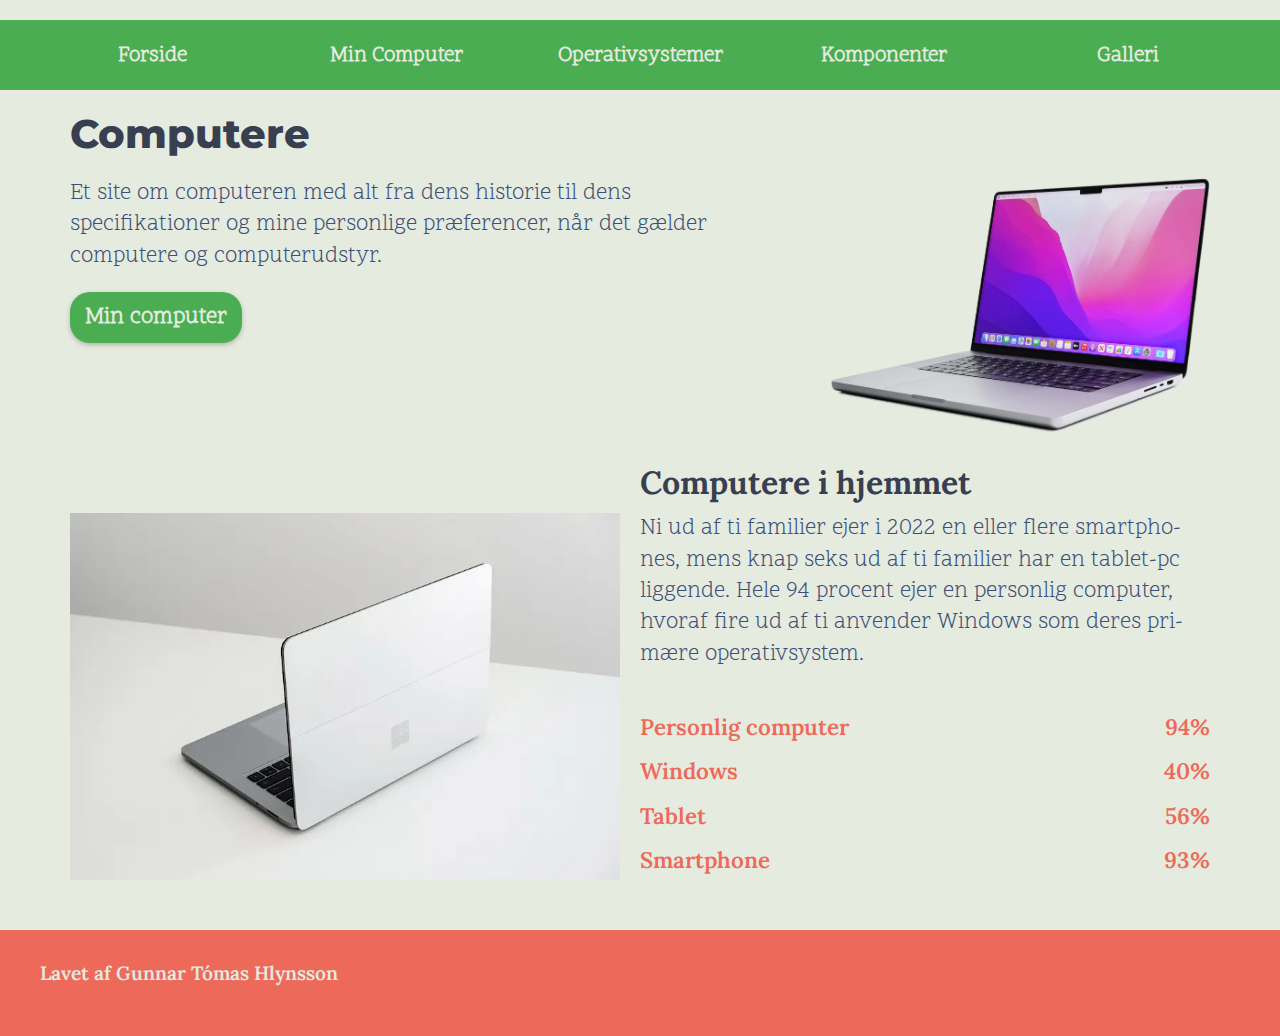
<file: index.html>
<!DOCTYPE html>
<html lang="da">
  <head>
    <meta charset="UTF-8" />
    <meta http-equiv="X-UA-Compatible" content="IE=edge" />
    <meta name="viewport" content="width=device-width, initial-scale=1.0" />
    <meta name="robots" content="noindex" />
    <link rel="stylesheet" href="general.css" />
    <link rel="stylesheet" href="layout.css" />
    <link rel="preconnect" href="https://fonts.googleapis.com" />
    <link rel="preconnect" href="https://fonts.gstatic.com" crossorigin />
    <link
      href="https://fonts.googleapis.com/css2?family=Lora:ital,wght@0,400..700;1,400..700&family=Montserrat:ital,wght@0,100..900;1,100..900&family=Scope+One&display=swap"
      rel="stylesheet"
    />

    <title>Forside</title>
  </head>

  <body>
    <header>
      <nav>
        <ul>
          <li><a href="index.html">Forside</a></li>
          <li><a href="min_computer.html">Min Computer</a></li>
          <li><a href="operativsystemer.html">Operativsystemer</a></li>
          <li><a href="komponenter.html">Komponenter</a></li>
          <li><a href="galleri.html">Galleri</a></li>
        </ul>
      </nav>
    </header>
    <main>
      <h1>Computere</h1>
      <section class="grid_2-1">
        <p>
          Et site om computeren med alt fra dens historie til dens
          specifikationer og mine personlige præferencer, når det gælder
          computere og computerudstyr.
        </p>
        <a class="button" href="min_computer.html">Min computer</a>
        <img src="imgs/computer-cutout.webp" alt="Billede" />
      </section>

      <section class="grid_1-1">
        <h2>Computere i hjemmet</h2>
        <p>
          Ni ud af ti familier ejer i 2022 en eller flere smartphones, mens knap
          seks ud af ti familier har en tablet-pc liggende. Hele 94 procent ejer
          en personlig computer, hvoraf fire ud af ti anvender Windows som deres
          primære operativsystem.
        </p>
        <dl class="grid_1-1">
          <dt>Personlig computer</dt>
          <dd>94%</dd>
          <dt>Windows</dt>
          <dd>40%</dd>
          <dt>Tablet</dt>
          <dd>56%</dd>
          <dt>Smartphone</dt>
          <dd>93%</dd>
        </dl>
        <img src="imgs/windows.webp" alt="Billede" class="order" />
      </section>
    </main>
    <footer>
      <p>Lavet af Gunnar Tómas Hlynsson</p>
    </footer>
  </body>
</html>
</file>
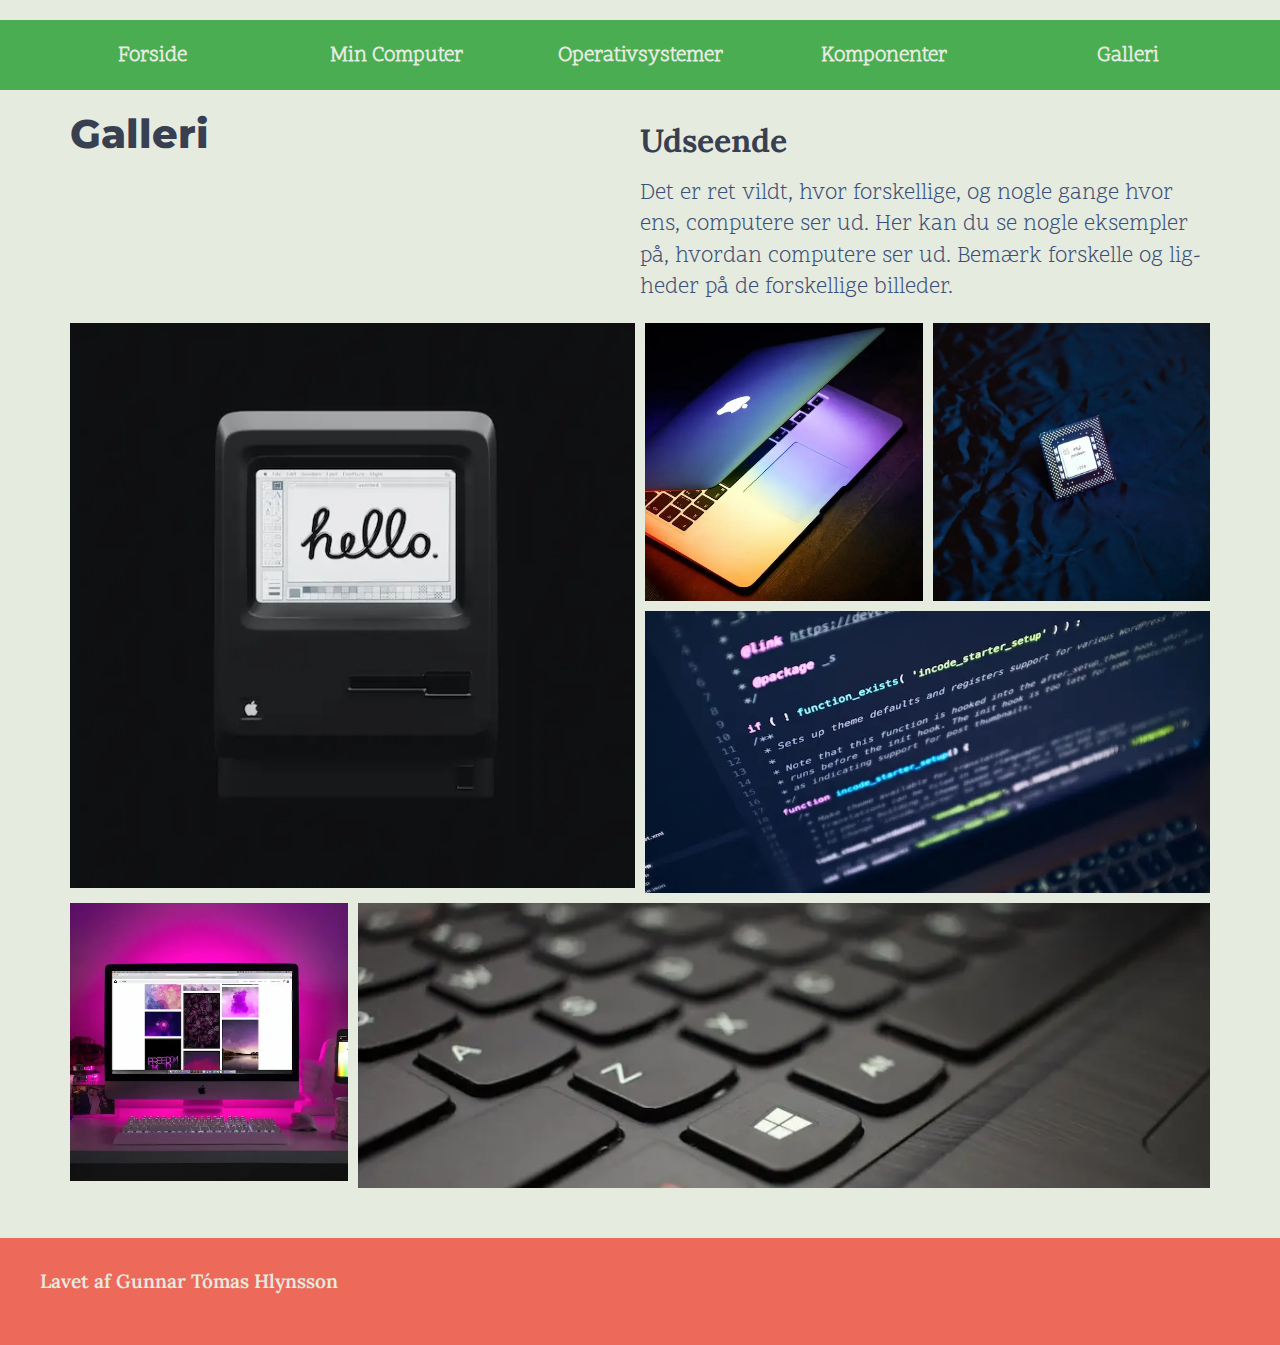
<file: galleri.html>
<!DOCTYPE html>
<html lang="da">
  <head>
    <meta charset="UTF-8" />
    <meta http-equiv="X-UA-Compatible" content="IE=edge" />
    <meta name="viewport" content="width=device-width, initial-scale=1.0" />
    <meta name="robots" content="noindex" />
    <link rel="stylesheet" href="general.css" />
    <link rel="stylesheet" href="layout.css" />
    <link rel="preconnect" href="https://fonts.googleapis.com" />
    <link rel="preconnect" href="https://fonts.gstatic.com" crossorigin />
    <link
      href="https://fonts.googleapis.com/css2?family=Lora:ital,wght@0,400..700;1,400..700&family=Montserrat:ital,wght@0,100..900;1,100..900&family=Scope+One&display=swap"
      rel="stylesheet"
    />

    <title>Galleri</title>
  </head>
  <body>
    <header>
      <nav>
        <ul>
          <li><a href="index.html">Forside</a></li>
          <li><a href="min_computer.html">Min Computer</a></li>
          <li><a href="operativsystemer.html">Operativsystemer</a></li>
          <li><a href="komponenter.html">Komponenter</a></li>
          <li><a href="galleri.html">Galleri</a></li>
        </ul>
      </nav>
    </header>
    <main>
      <div class="grid_1-1">
        <h1>Galleri</h1>
        <h2>Udseende</h2>
        <p>
          Det er ret vildt, hvor forskellige, og nogle gange hvor ens, computere
          ser ud. Her kan du se nogle eksempler på, hvordan computere ser ud.
          Bemærk forskelle og ligheder på de forskellige billeder.
        </p>
      </div>
      <div class="grid_1-1-1-1">
        <img src="imgs/galleri/apple-84.webp" alt="Billede" />
        <img src="imgs/galleri/macbook.webp" alt="Billede" />
        <img src="imgs/galleri/intel-chip.webp" alt="Billede" />
        <img src="imgs/galleri/code.webp" alt="Billede" />
        <img src="imgs/galleri/desktop-setup.webp" alt="Billede" />
        <img src="imgs/galleri/keyboard.webp" alt="Billede" />
      </div>
    </main>
    <footer>
      <p>Lavet af Gunnar Tómas Hlynsson</p>
    </footer>
  </body>
</html>
</file>
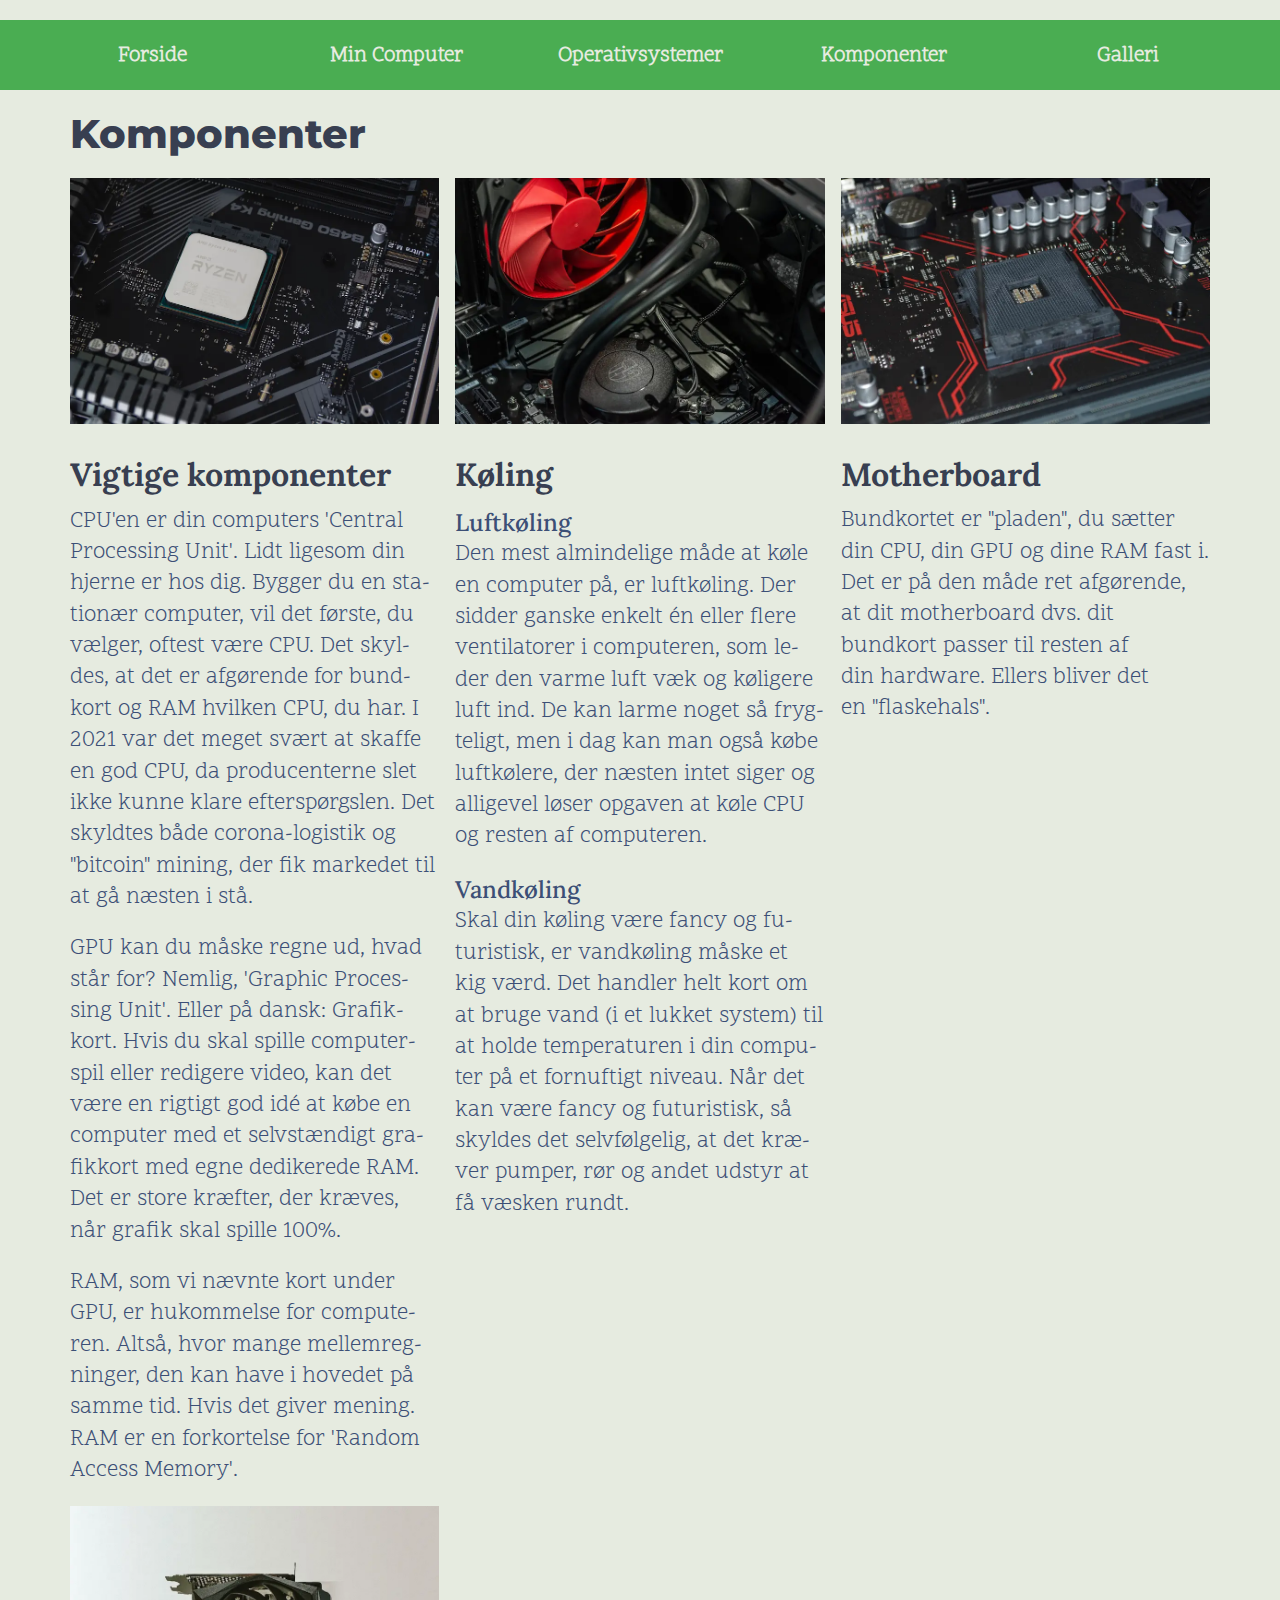
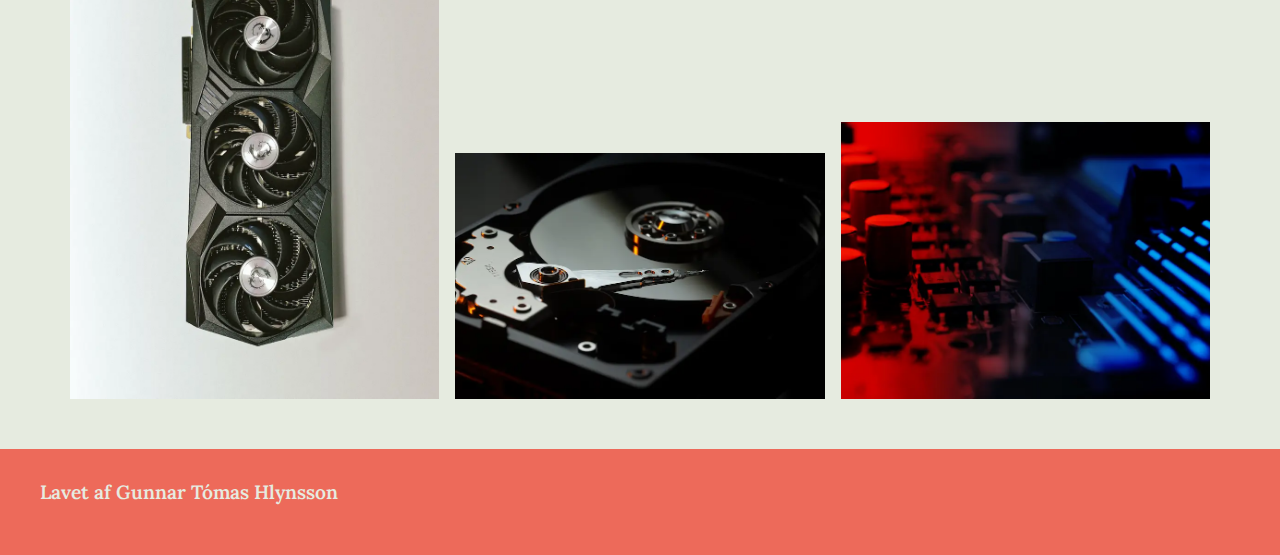
<file: komponenter.html>
<!DOCTYPE html>
<html lang="da">
  <head>
    <meta charset="UTF-8" />
    <meta http-equiv="X-UA-Compatible" content="IE=edge" />
    <meta name="viewport" content="width=device-width, initial-scale=1.0" />
    <meta name="robots" content="noindex" />
    <link rel="stylesheet" href="general.css" />
    <link rel="stylesheet" href="layout.css" />
    <link rel="preconnect" href="https://fonts.googleapis.com" />
    <link rel="preconnect" href="https://fonts.gstatic.com" crossorigin />
    <link
      href="https://fonts.googleapis.com/css2?family=Lora:ital,wght@0,400..700;1,400..700&family=Montserrat:ital,wght@0,100..900;1,100..900&family=Scope+One&display=swap"
      rel="stylesheet"
    />

    <title>Komponenter</title>
  </head>
  <body>
    <header>
      <nav>
        <ul>
          <li><a href="index.html">Forside</a></li>
          <li><a href="min_computer.html">Min Computer</a></li>
          <li><a href="operativsystemer.html">Operativsystemer</a></li>
          <li><a href="komponenter.html">Komponenter</a></li>
          <li><a href="galleri.html">Galleri</a></li>
        </ul>
      </nav>
    </header>
    <main>
      <h1>Komponenter</h1>
      <div class="grid_1-1-1">
        <div class="flex_col">
          <img src="imgs/komponenter/processor.webp" alt="Billede" />
          <h2>Vigtige komponenter</h2>
          <p>
            CPU'en er din computers 'Central Processing Unit'. Lidt ligesom din
            hjerne er hos dig. Bygger du en stationær computer, vil det første,
            du vælger, oftest være CPU. Det skyldes, at det er afgørende for
            bundkort og RAM hvilken CPU, du har. I 2021 var det meget svært at
            skaffe en god CPU, da producenterne slet ikke kunne klare
            efterspørgslen. Det skyldtes både corona-logistik og "bitcoin"
            mining, der fik markedet til at gå næsten i stå.
          </p>
          <p>
            GPU kan du måske regne ud, hvad står for? Nemlig, 'Graphic
            Processing Unit'. Eller på dansk: Grafikkort. Hvis du skal spille
            computerspil eller redigere video, kan det være en rigtigt god idé
            at købe en computer med et selvstændigt grafikkort med egne
            dedikerede RAM. Det er store kræfter, der kræves, når grafik skal
            spille 100%.
          </p>
          <p>
            RAM, som vi nævnte kort under GPU, er hukommelse for computeren.
            Altså, hvor mange mellemregninger, den kan have i hovedet på samme
            tid. Hvis det giver mening. RAM er en forkortelse for 'Random Access
            Memory'.
          </p>
          <img src="imgs/komponenter/grafikkort.webp" alt="Billede" />
        </div>
        <div class="flex_col">
          <img src="imgs/komponenter/luft.webp" alt="Billede" />
          <h2>Køling</h2>
          <h3>Luftkøling</h3>
          <p>
            Den mest almindelige måde at køle en computer på, er luftkøling. Der
            sidder ganske enkelt én eller flere ventilatorer i computeren, som
            leder den varme luft væk og køligere luft ind. De kan larme noget så
            frygteligt, men i dag kan man også købe luftkølere, der næsten intet
            siger og alligevel løser opgaven at køle CPU og resten af
            computeren.
          </p>
          <h3>Vandkøling</h3>
          <p>
            Skal din køling være fancy og futuristisk, er vandkøling måske et
            kig værd. Det handler helt kort om at bruge vand (i et lukket
            system) til at holde temperaturen i din computer på et fornuftigt
            niveau. Når det kan være fancy og futuristisk, så skyldes det
            selvfølgelig, at det kræver pumper, rør og andet udstyr at få væsken
            rundt.
          </p>
          <img src="imgs/komponenter/vand.webp" alt="Billede" />
        </div>
        <div class="flex_col">
          <img src="imgs/komponenter/motherboard2.webp" alt="Billede" />
          <h2>Motherboard</h2>
          <p>
            Bundkortet er "pladen", du sætter din CPU, din GPU og dine RAM fast
            i. Det er på den måde ret afgørende, at dit motherboard dvs. dit
            bundkort passer til resten af din hardware. Ellers bliver det en
            "flaskehals".
          </p>
          <img src="imgs/komponenter/motherboard1.webp" alt="Billede" />
        </div>
      </div>
    </main>
    <footer>
      <p>Lavet af Gunnar Tómas Hlynsson</p>
    </footer>
  </body>
</html>
</file>
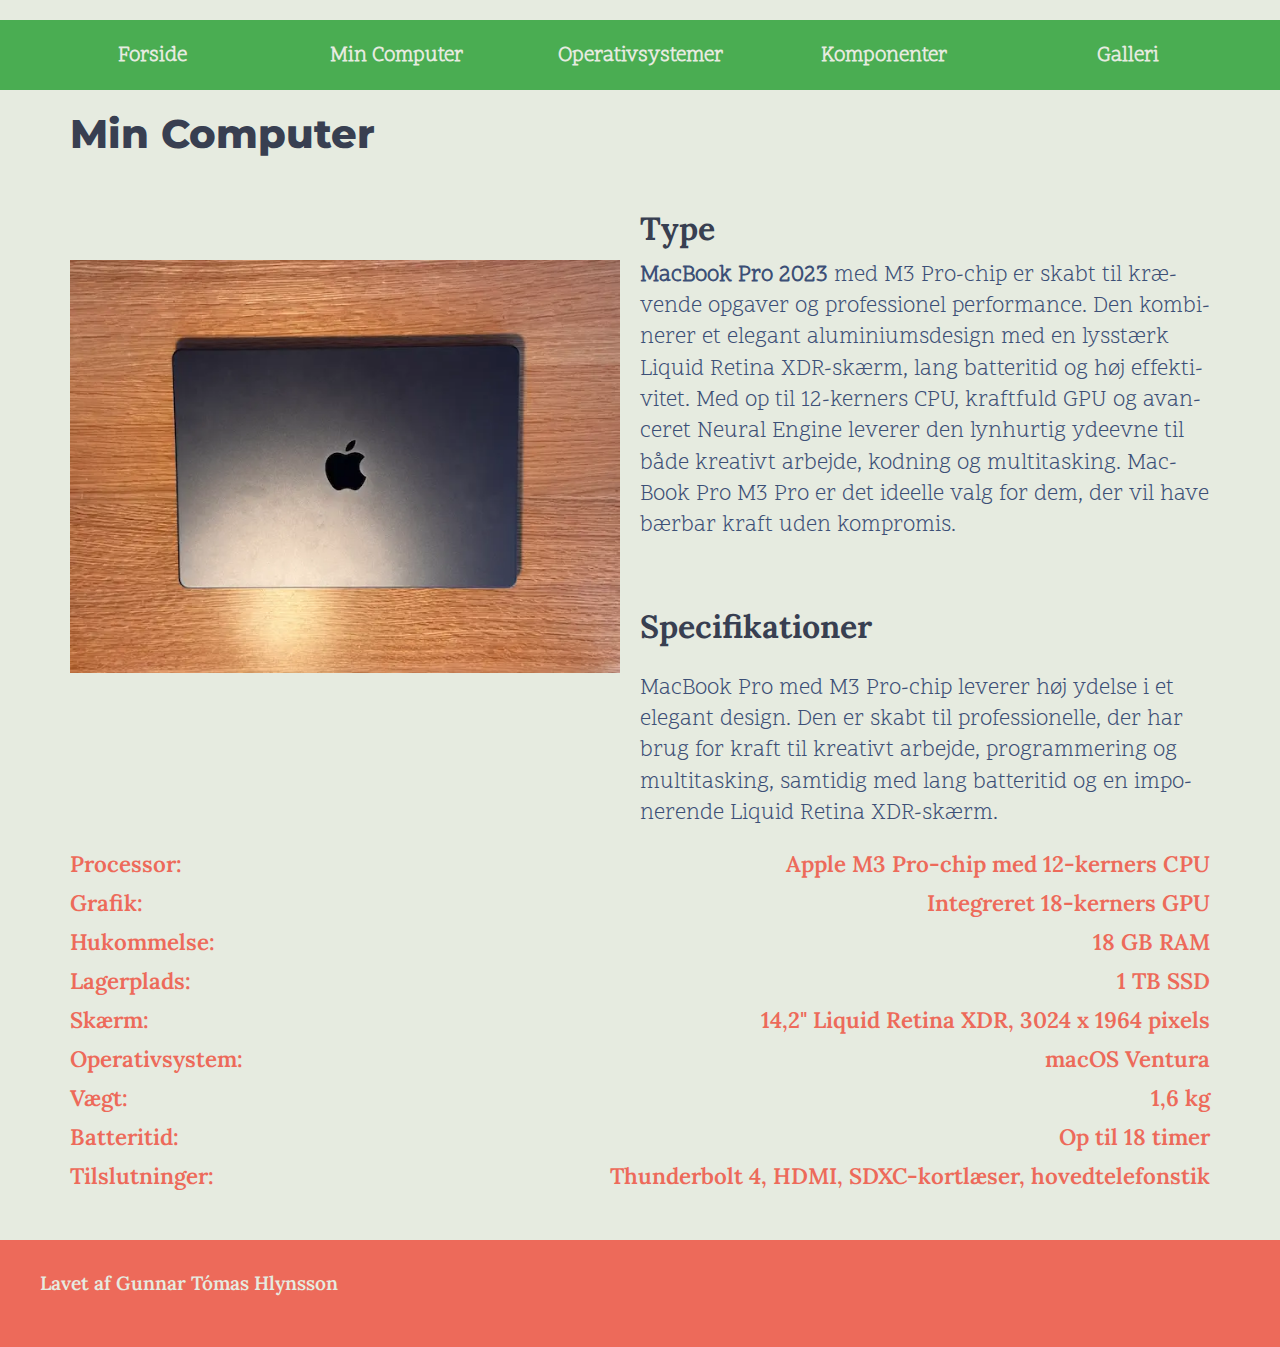
<file: min_computer.html>
<!DOCTYPE html>
<html lang="da">
  <head>
    <meta charset="UTF-8" />
    <meta http-equiv="X-UA-Compatible" content="IE=edge" />
    <meta name="viewport" content="width=device-width, initial-scale=1.0" />
    <meta name="robots" content="noindex" />
    <link rel="stylesheet" href="general.css" />
    <link rel="stylesheet" href="layout.css" />
    <link rel="preconnect" href="https://fonts.googleapis.com" />
    <link rel="preconnect" href="https://fonts.gstatic.com" crossorigin />
    <link
      href="https://fonts.googleapis.com/css2?family=Lora:ital,wght@0,400..700;1,400..700&family=Montserrat:ital,wght@0,100..900;1,100..900&family=Scope+One&display=swap"
      rel="stylesheet"
    />

    <title>Min Computer</title>
  </head>
  <body>
    <header>
      <nav>
        <ul>
          <li><a href="index.html">Forside</a></li>
          <li><a href="min_computer.html">Min Computer</a></li>
          <li><a href="operativsystemer.html">Operativsystemer</a></li>
          <li><a href="komponenter.html">Komponenter</a></li>
          <li><a href="galleri.html">Galleri</a></li>
        </ul>
      </nav>
    </header>
    <main>
      <h1>Min Computer</h1>
      <div class="grid_1-1">
        <img src="imgs/MinComputer.webp" alt="Billede" />
        <h2>Type</h2>
        <p>
          <strong>MacBook Pro 2023</strong> med M3 Pro-chip er skabt til
          krævende opgaver og professionel performance. Den kombinerer et
          elegant aluminiumsdesign med en lysstærk Liquid Retina XDR-skærm, lang
          batteritid og høj effektivitet. Med op til 12-kerners CPU, kraftfuld
          GPU og avanceret Neural Engine leverer den lynhurtig ydeevne til både
          kreativt arbejde, kodning og multitasking. MacBook Pro M3 Pro er det
          ideelle valg for dem, der vil have bærbar kraft uden kompromis.
        </p>
        <h2>Specifikationer</h2>
        <p>
          MacBook Pro med M3 Pro-chip leverer høj ydelse i et elegant design.
          Den er skabt til professionelle, der har brug for kraft til kreativt
          arbejde, programmering og multitasking, samtidig med lang batteritid
          og en imponerende Liquid Retina XDR-skærm.
        </p>
      </div>
      <div class="specs-list">
        <dl>
          <dt>Processor:</dt>
          <dd>Apple M3 Pro-chip med 12-kerners CPU</dd>
          <dt>Grafik:</dt>
          <dd>Integreret 18-kerners GPU</dd>
          <dt>Hukommelse:</dt>
          <dd>18 GB RAM</dd>
          <dt>Lagerplads:</dt>
          <dd>1 TB SSD</dd>
          <dt>Skærm:</dt>
          <dd>14,2" Liquid Retina XDR, 3024 x 1964 pixels</dd>
          <dt>Operativsystem:</dt>
          <dd>macOS Ventura</dd>
          <dt>Vægt:</dt>
          <dd>1,6 kg</dd>
          <dt>Batteritid:</dt>
          <dd>Op til 18 timer</dd>
          <dt>Tilslutninger:</dt>
          <dd>Thunderbolt 4, HDMI, SDXC-kortlæser, hovedtelefonstik</dd>
        </dl>
      </div>
    </main>
    <footer>
      <p>Lavet af Gunnar Tómas Hlynsson</p>
    </footer>
  </body>
</html>
</file>
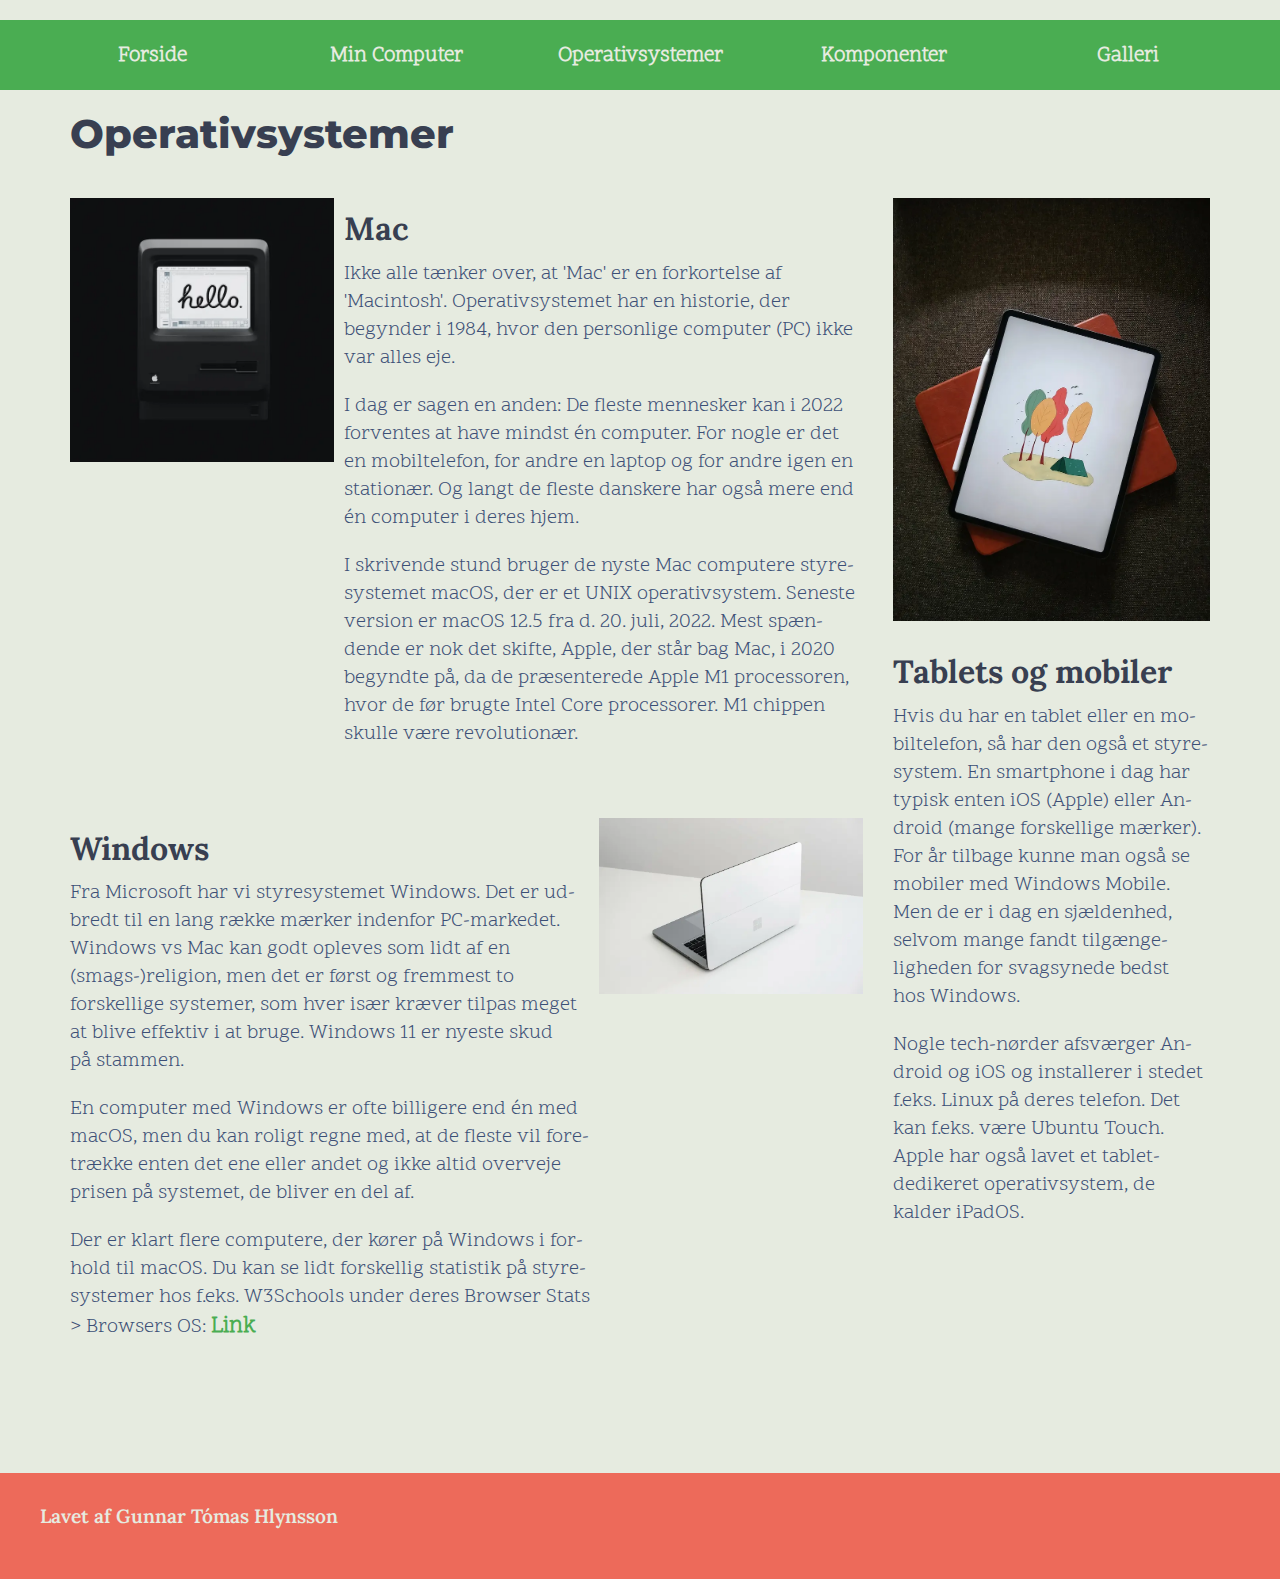
<file: operativsystemer.html>
<!DOCTYPE html>
<html lang="da">
  <head>
    <meta charset="UTF-8" />
    <meta http-equiv="X-UA-Compatible" content="IE=edge" />
    <meta name="viewport" content="width=device-width, initial-scale=1.0" />
    <meta name="robots" content="noindex" />
    <link rel="stylesheet" href="general.css" />
    <link rel="stylesheet" href="layout.css" />
    <link rel="preconnect" href="https://fonts.googleapis.com" />
    <link rel="preconnect" href="https://fonts.gstatic.com" crossorigin />
    <link
      href="https://fonts.googleapis.com/css2?family=Lora:ital,wght@0,400..700;1,400..700&family=Montserrat:ital,wght@0,100..900;1,100..900&family=Scope+One&display=swap"
      rel="stylesheet"
    />

    <title>Operativsystemer</title>
  </head>
  <body>
    <header>
      <nav>
        <ul>
          <li><a href="index.html">Forside</a></li>
          <li><a href="min_computer.html">Min Computer</a></li>
          <li><a href="operativsystemer.html">Operativsystemer</a></li>
          <li><a href="komponenter.html">Komponenter</a></li>
          <li><a href="galleri.html">Galleri</a></li>
        </ul>
      </nav>
    </header>
    <main>
      <h1>Operativsystemer</h1>
      <section class="grid_5-3">
        <section class="grid_2-3">
          <img src="imgs/galleri/apple-84.webp" alt="Billede" />
          <h2>Mac</h2>
          <p>
            Ikke alle tænker over, at 'Mac' er en forkortelse af 'Macintosh'.
            Operativsystemet har en historie, der begynder i 1984, hvor den
            personlige computer (PC) ikke var alles eje.
          </p>
          <p>
            I dag er sagen en anden: De fleste mennesker kan i 2022 forventes at
            have mindst én computer. For nogle er det en mobiltelefon, for andre
            en laptop og for andre igen en stationær. Og langt de fleste
            danskere har også mere end én computer i deres hjem.
          </p>
          <p>
            I skrivende stund bruger de nyste Mac computere styresystemet macOS,
            der er et UNIX operativsystem. Seneste version er macOS 12.5 fra d.
            20. juli, 2022. Mest spændende er nok det skifte, Apple, der står
            bag Mac, i 2020 begyndte på, da de præsenterede Apple M1
            processoren, hvor de før brugte Intel Core processorer. M1 chippen
            skulle være revolutionær.
          </p>
        </section>
        <section class="grid_3-2">
          <img src="imgs/windows.webp" alt="Billede" />
          <div class="order">
            <h2>Windows</h2>
            <p>
              Fra Microsoft har vi styresystemet Windows. Det er udbredt til en
              lang række mærker indenfor PC-markedet. Windows vs Mac kan godt
              opleves som lidt af en (smags-)religion, men det er først og
              fremmest to forskellige systemer, som hver især kræver tilpas
              meget at blive effektiv i at bruge. Windows 11 er nyeste skud på
              stammen.
            </p>
            <p>
              En computer med Windows er ofte billigere end én med macOS, men du
              kan roligt regne med, at de fleste vil foretrække enten det ene
              eller andet og ikke altid overveje prisen på systemet, de bliver
              en del af.
            </p>
            <p>
              Der er klart flere computere, der kører på Windows i forhold til
              macOS. Du kan se lidt forskellig statistik på styresystemer hos
              f.eks. W3Schools under deres Browser Stats > Browsers OS:
              <a href="https://www.w3schools.com/browsers/browsers_os.asp"
                >Link</a
              >
            </p>
          </div>
        </section>
        <section>
          <img src="imgs/tablet.webp" alt="Billede" />
          <h2>Tablets og mobiler</h2>
          <p>
            Hvis du har en tablet eller en mobiltelefon, så har den også et
            styresystem. En smartphone i dag har typisk enten iOS (Apple) eller
            Android (mange forskellige mærker). For år tilbage kunne man også se
            mobiler med Windows Mobile. Men de er i dag en sjældenhed, selvom
            mange fandt tilgængeligheden for svagsynede bedst hos Windows.
          </p>
          <p>
            Nogle tech-nørder afsværger Android og iOS og installerer i stedet
            f.eks. Linux på deres telefon. Det kan f.eks. være Ubuntu Touch.
            Apple har også lavet et tablet-dedikeret operativsystem, de kalder
            iPadOS.
          </p>
        </section>
      </section>
    </main>
    <footer>
      <p>Lavet af Gunnar Tómas Hlynsson</p>
    </footer>
  </body>
</html>
</file>
<file: layout.css>
main {
  max-width: 1200px;
  margin: 0 auto;
  padding-left: 30px;
  padding-right: 30px;
}
footer {
  padding-left: 40px;
  margin-top: 50px;
}

/*************** NAV *********************/

nav ul {
  display: flex;
  justify-content: space-between;
  align-items: center;
  list-style: none;
  padding-top: 0px;
  padding-bottom: 00px;
  margin-top: 00px;
  margin: 0 30px;
}
nav li {
  flex: 1;
  text-align: center;
}
nav a:hover {
  color: rgb(201, 201, 201);
}
@media (max-width: 978px) {
  nav ul {
    flex-direction: column;
    margin-top: 0px;
  }
  nav li {
    text-align: left;
    width: 100%;
  }
}

/*************** Lister *********************/
dl {
  display: grid;
  grid-template-columns: auto auto;
  gap: 10px 0px;
  padding: 0px 0;
  font-size: clamp(1rem, 1rem + 1vw, 1.4rem);
  font-family: lora;
  font-weight: 600;
  color: #ed6a5a;
  padding-left: 0;
  padding-right: 0;
  margin-bottom: 0;
}
.specs-list {
  display: grid;
  grid-template-columns: auto;
  gap: 10px 0;
  padding: 0px 0;
  font-size: clamp(1rem, 1rem + 1vw, 1.4rem);
  font-family: lora;
  font-weight: 600;
  color: #ed6a5a;
  margin-bottom: clamp(10px, 2vw, 50px);
}
/* .specs-list dd {
  grid-column: 2/3;
} */
dd {
  text-align: right;
}

/*************** Grid *********************/

@media (min-width: 800px) {
  .grid_2-1 {
    display: grid;
    grid-template-columns: 2fr 1fr;
  }
  .grid_2-1 img {
    grid-column: 2/3;
    grid-row: 1/4;
    margin: 0;
  }
  .grid_2-1 p {
    padding-right: 50px;
  }
  .grid_1-1 {
    display: grid;
    grid-template-columns: 1fr 1fr;
  }
  .grid_1-1 h2 {
    grid-column: 2/3;
  }
  .grid_1-1 p {
    grid-column: 2/3;
  }
  .grid_1-1 dl {
    grid-column: 2/3;
  }
  .grid_1-1 img {
    grid-row: 2/4;
    align-items: center;
    margin-right: 10px;
    padding-right: 20px;
  }
  .order {
    order: -1;
  }
  .grid_5-3 {
    display: grid;
    grid-template-columns: 5fr 2fr;
    gap: 30px;
  }
  .grid_5-3 > section:not(.grid_2-3):not(.grid_3-2) {
    grid-column: 2 / 3;
    grid-row: 1 / 5;
  }
  .grid_5-3 img {
    margin: 20px 0px;
  }
  .grid_5-3 p {
    font-size: clamp(1rem, 1rem + 1vw, 1.25rem);
  }
  .grid_2-3 {
    grid-column: 1/2;
    display: grid;
    grid-template-columns: 1fr 2fr;
  }
  .grid_2-3 h2 {
    margin-left: 10px;
  }
  .grid_2-3 p {
    grid-column: 2/3;
    margin-left: 10px;
  }
  .grid_2-3 img {
    grid-row: 1/5;
    margin-right: 10px;
  }

  .grid_3-2 {
    grid-column: 1/2;
    display: grid;
    grid-template-columns: 2fr 1fr;
  }
  .grid_1-1-1-1 {
    display: grid;
    grid-template-columns: repeat(4, 1fr);
    gap: 10px;
  }
  .grid_1-1-1-1 img:nth-child(1) {
    grid-column: span 2;
    grid-row: span 2;
  }
  .grid_1-1-1-1 img:nth-child(4) {
    grid-column: span 2;
  }
  .grid_1-1-1-1 img:nth-child(6) {
    grid-column: span 3;
  }
  .grid_1-1-1 {
    display: grid;
    grid-template-columns: repeat(3, 1fr);
    gap: 1rem;
  }
  .flex_col {
    display: flex;
    flex-direction: column;
    flex-wrap: nowrap;
  }
  .flex_col > :last-child {
    margin-top: auto;
  }
}
@media (max-width: 799px) {
  .grid_1-1-1-1 {
    display: grid;
    grid-template-columns: 1fr 1fr;
    gap: 10px;
  }
  .grid_1-1-1-1 img {
    margin: 0 0;
  }
  .grid_1-1-1-1 img:nth-child(1) {
    grid-column: span 2;
  }
  .grid_1-1-1-1 img:nth-child(4) {
    grid-column: span 2;
  }
  .grid_1-1-1-1 img:nth-child(5) {
    grid-column: span 2;
  }
  .grid_1-1-1-1 img:nth-child(6) {
    grid-column: span 2;
  }
  img {
    margin: 40px 0;
  }
}
</file>
<file: general.css>
/*************** Reset *********************/
* {
  margin: 0;
  padding: 0;
  box-sizing: border-box;
  overflow-wrap: break-word;
  hyphens: auto;
}
img {
  width: 100%;
  height: auto;
  display: block;
  padding-left: 0;
  padding-right: 0;
  padding-bottom: 0;
  margin-bottom: 0;
  margin-top: 0;
}

/*************** Titler *********************/
h1 {
  font-family: "Montserrat", sans-serif;
  font-weight: 800;
  font-size: clamp(1.5rem, 1.5rem + 2vw, 2.5rem);
  line-height: 1.2;
  color: #383f51;
  margin: auto;
  padding-left: 0;
  padding-right: 0;
  margin: 20px 0px;
}
h2 {
  font-family: "lora", serif;
  font-weight: 670;
  font-style: normal;
  font-size: clamp(1.2rem, 1.2rem + 1vw, 2rem);
  color: #383f51;
  line-height: 1.3;
  padding-left: 0;
  padding-right: 0;
  margin-top: 30px;
  margin-bottom: 10px;
}
h3 {
  font-family: "lora", serif;
  font-weight: 500;
  font-style: normal;
  color: #3c4f76;
  font-size: clamp(1rem, 1rem + 1vw, 1.5rem);
  line-height: 1.4;
  padding-left: 0;
  padding-right: 0;
  margin-bottom: 0;
}
/*************** Main Text *******************/
p {
  font-family: "Scope One", serif;
  font-size: clamp(1rem, 1rem + 1vw, 1.4rem);
  line-height: 1.4;
  text-wrap: pretty;
  color: #3c4f76;
  padding-left: 0;
  padding-right: 0;
  margin-bottom: 20px;
}
a {
  text-decoration: none;
  font-weight: bold;
  color: #4aad52;
  font-size: clamp(1rem, 1rem + 1vw, 1.4rem);
  padding-left: 0;
  padding-right: 0;
  margin-bottom: 0;
}
nav a {
  text-decoration: none;
  font-weight: bold;
  font-size: clamp(1.25rem, 0.5rem + 1vw, 1.5rem);
  padding-left: 0px;
  padding-right: 0px;
  margin-bottom: 10px;
  display: block;
  width: 100%;
  color: #e6ebe0;
}
.button {
  border: 0px #4aad52;
  border-style: solid;
  background-color: #4aad52;
  color: #e6ebe0;
  border-radius: 20px;
  margin-left: 0;
  padding: 10px 15px;
  width: fit-content;
  height: fit-content;
  box-shadow: #b1b5ac 0px 2px 5px;
}
.button:hover {
  background-color: #3b8b42;
}

body {
  background-color: #e6ebe0;
  font-family: "scope one", serif;
}
footer {
  background-color: #ed6a5a;
  padding: 30px 0;
  margin-top: 0;
}
footer p {
  font-family: lora;
  font-size: clamp(1rem, 0.8rem + 0.5vw, 1.25rem);
  font-weight: 600;
  color: #e6ebe0;
  font-family: lora;
}
nav {
  background-color: #4aad52;
  font-size: clamp(1.25rem, 0.9rem + 1vw, 1.75rem);
  margin-top: 20px;
  padding-top: 22px;
  padding-bottom: 10px;
}
</file>
